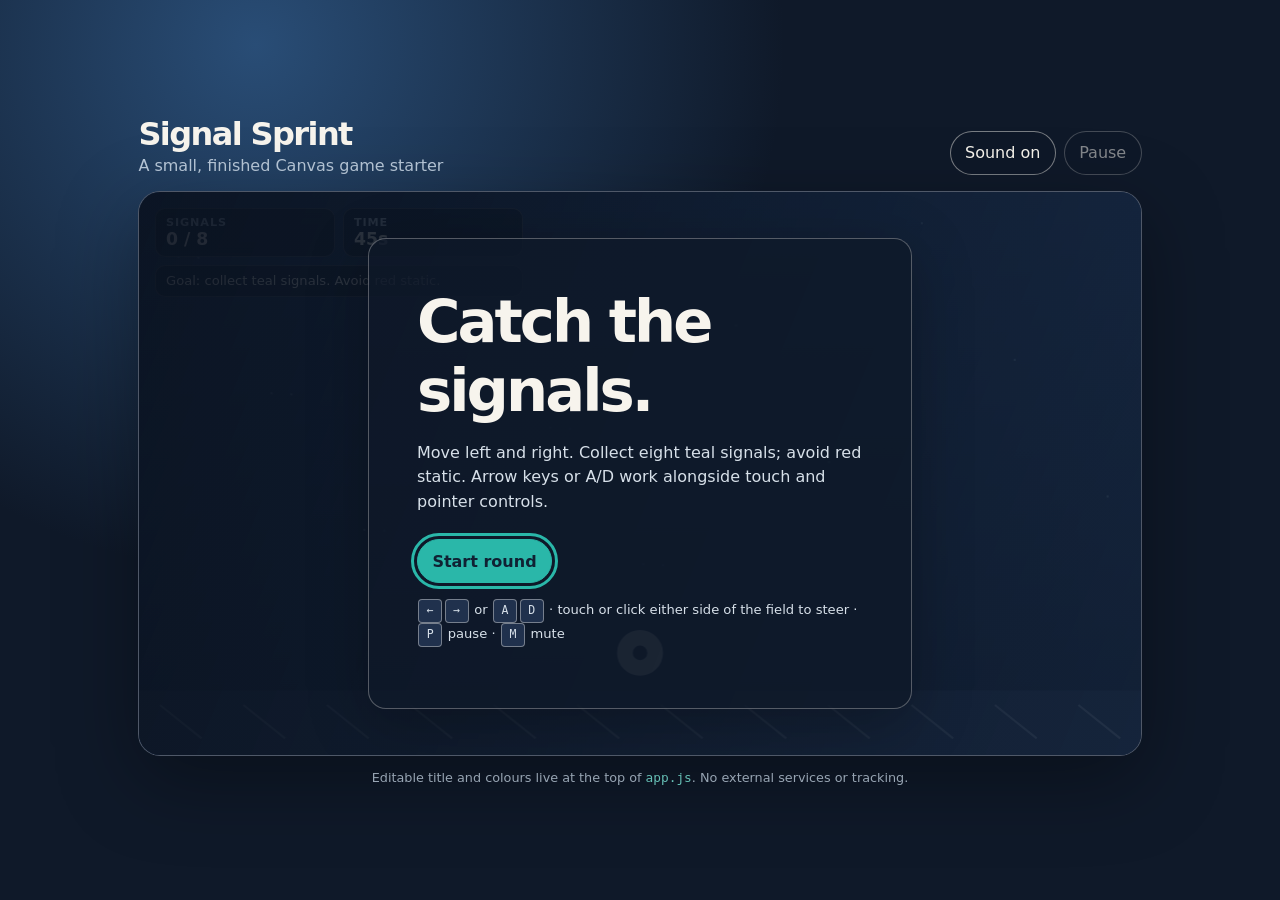
<file: assets/starter/index.html>
<!doctype html>
<html lang="en">
  <head>
    <meta charset="utf-8">
    <meta name="viewport" content="width=device-width, initial-scale=1">
    <meta name="color-scheme" content="dark">
    <title>Signal Sprint — game starter</title>
    <link rel="stylesheet" href="style.css">
  </head>
  <body>
    <main class="game-shell" aria-labelledby="game-title">
      <header class="masthead">
        <div>
          <h1 id="game-title" data-title>Signal Sprint</h1>
          <p data-subtitle>A small, finished Canvas game starter</p>
        </div>
        <div class="utilities" aria-label="Game utilities">
          <button type="button" data-mute aria-pressed="false" disabled>Sound on</button>
          <button type="button" data-pause disabled>Pause</button>
        </div>
      </header>
      <section class="playframe" aria-label="Signal Sprint game">
        <div class="hud" aria-label="Game status">
          <div><span>Signals</span><strong data-score>0 / 8</strong></div>
          <div><span>Time</span><strong data-clock>45s</strong></div>
          <p>Goal: collect teal signals. Avoid red static.</p>
        </div>
        <canvas tabindex="0" width="960" height="540" aria-label="Game field. Move left and right to collect teal signals and avoid red static."></canvas>
        <section class="menu" role="region" aria-labelledby="menu-heading">
          <div>
            <h2 id="menu-heading" data-menu-title>Catch the signals.</h2>
            <p data-menu-copy>Loading the game. If this message remains, reload this page to try again.</p>
            <button class="primary" type="button" data-primary disabled>Start round</button>
            <p class="controls"><kbd>←</kbd><kbd>→</kbd> or <kbd>A</kbd><kbd>D</kbd> · touch or click either side of the field to steer · <kbd>P</kbd> pause · <kbd>M</kbd> mute</p>
          </div>
        </section>
      </section>
      <p class="sr-only" data-live aria-live="polite">Ready.</p>
      <footer>Editable title and colours live at the top of <code>app.js</code>. No external services or tracking.</footer>
    </main>
    <script src="game-core.js"></script>
    <script src="app.js"></script>
  </body>
</html>
</file>
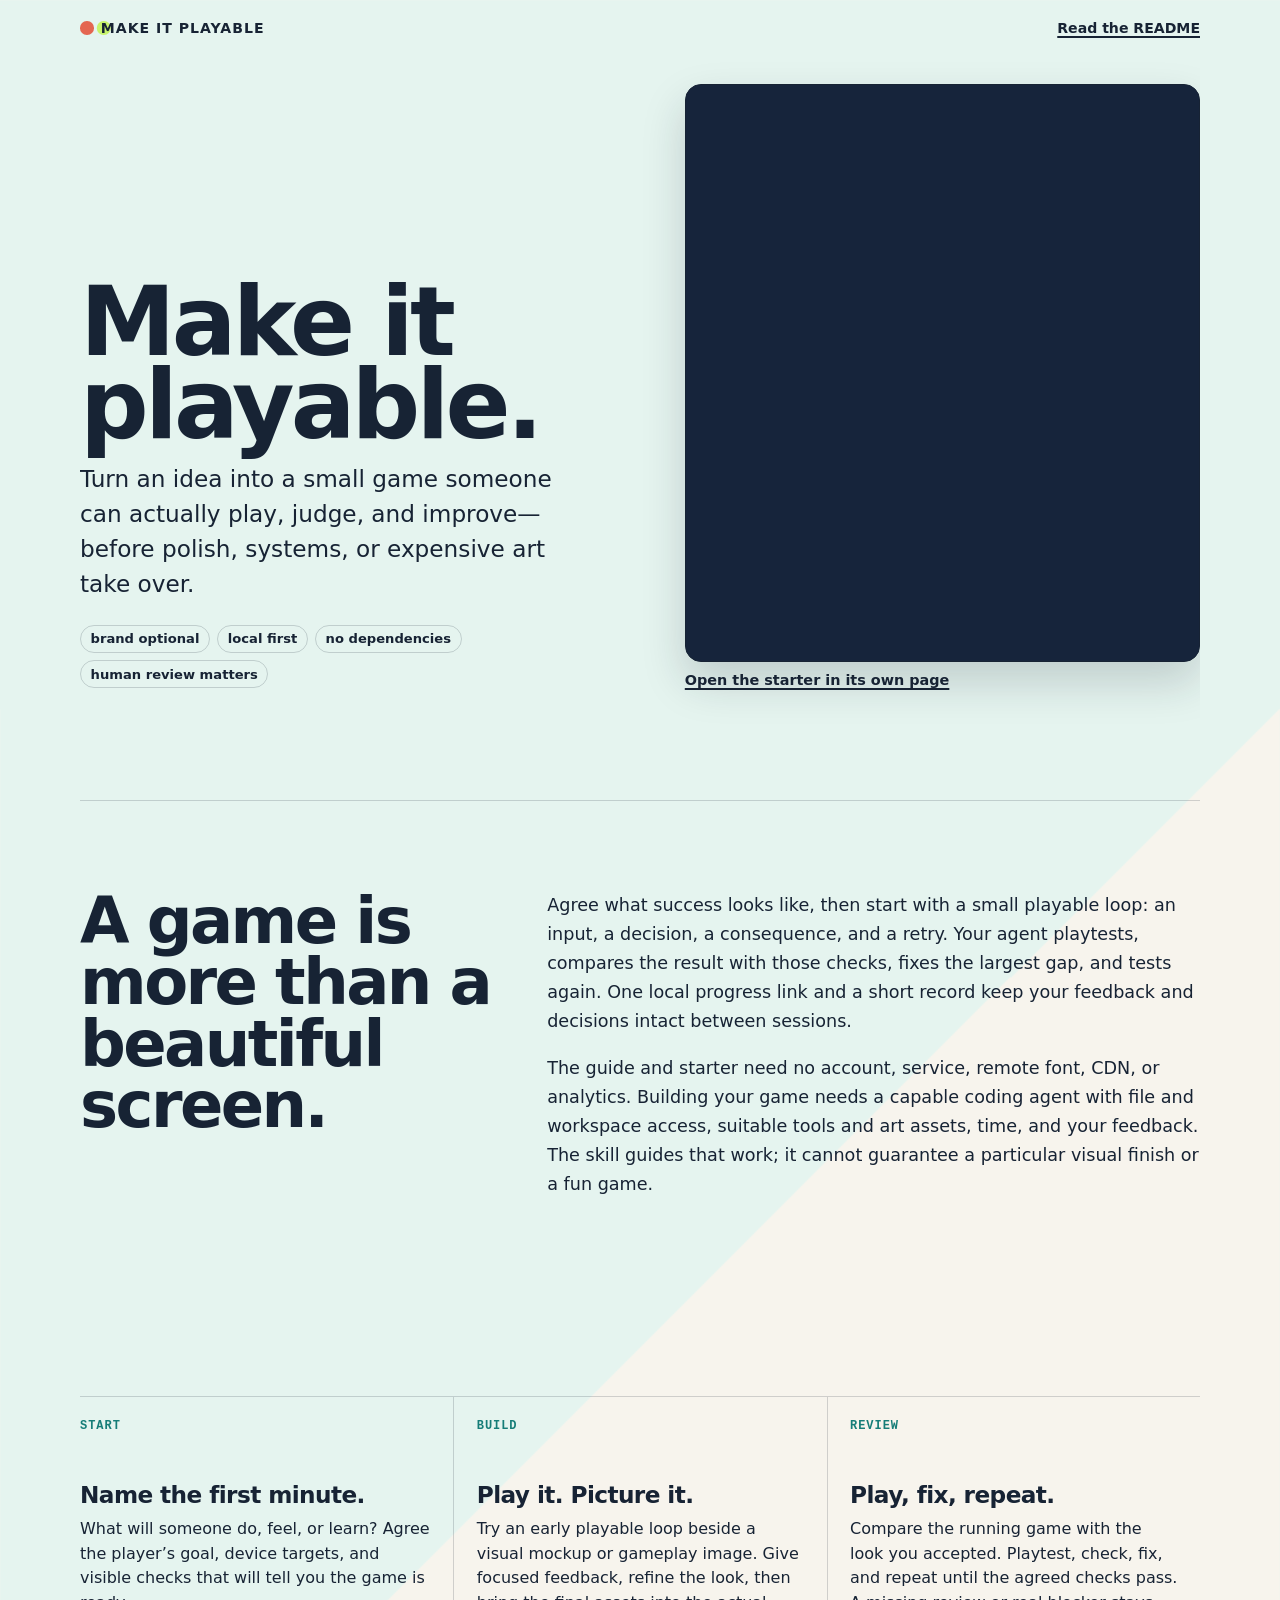
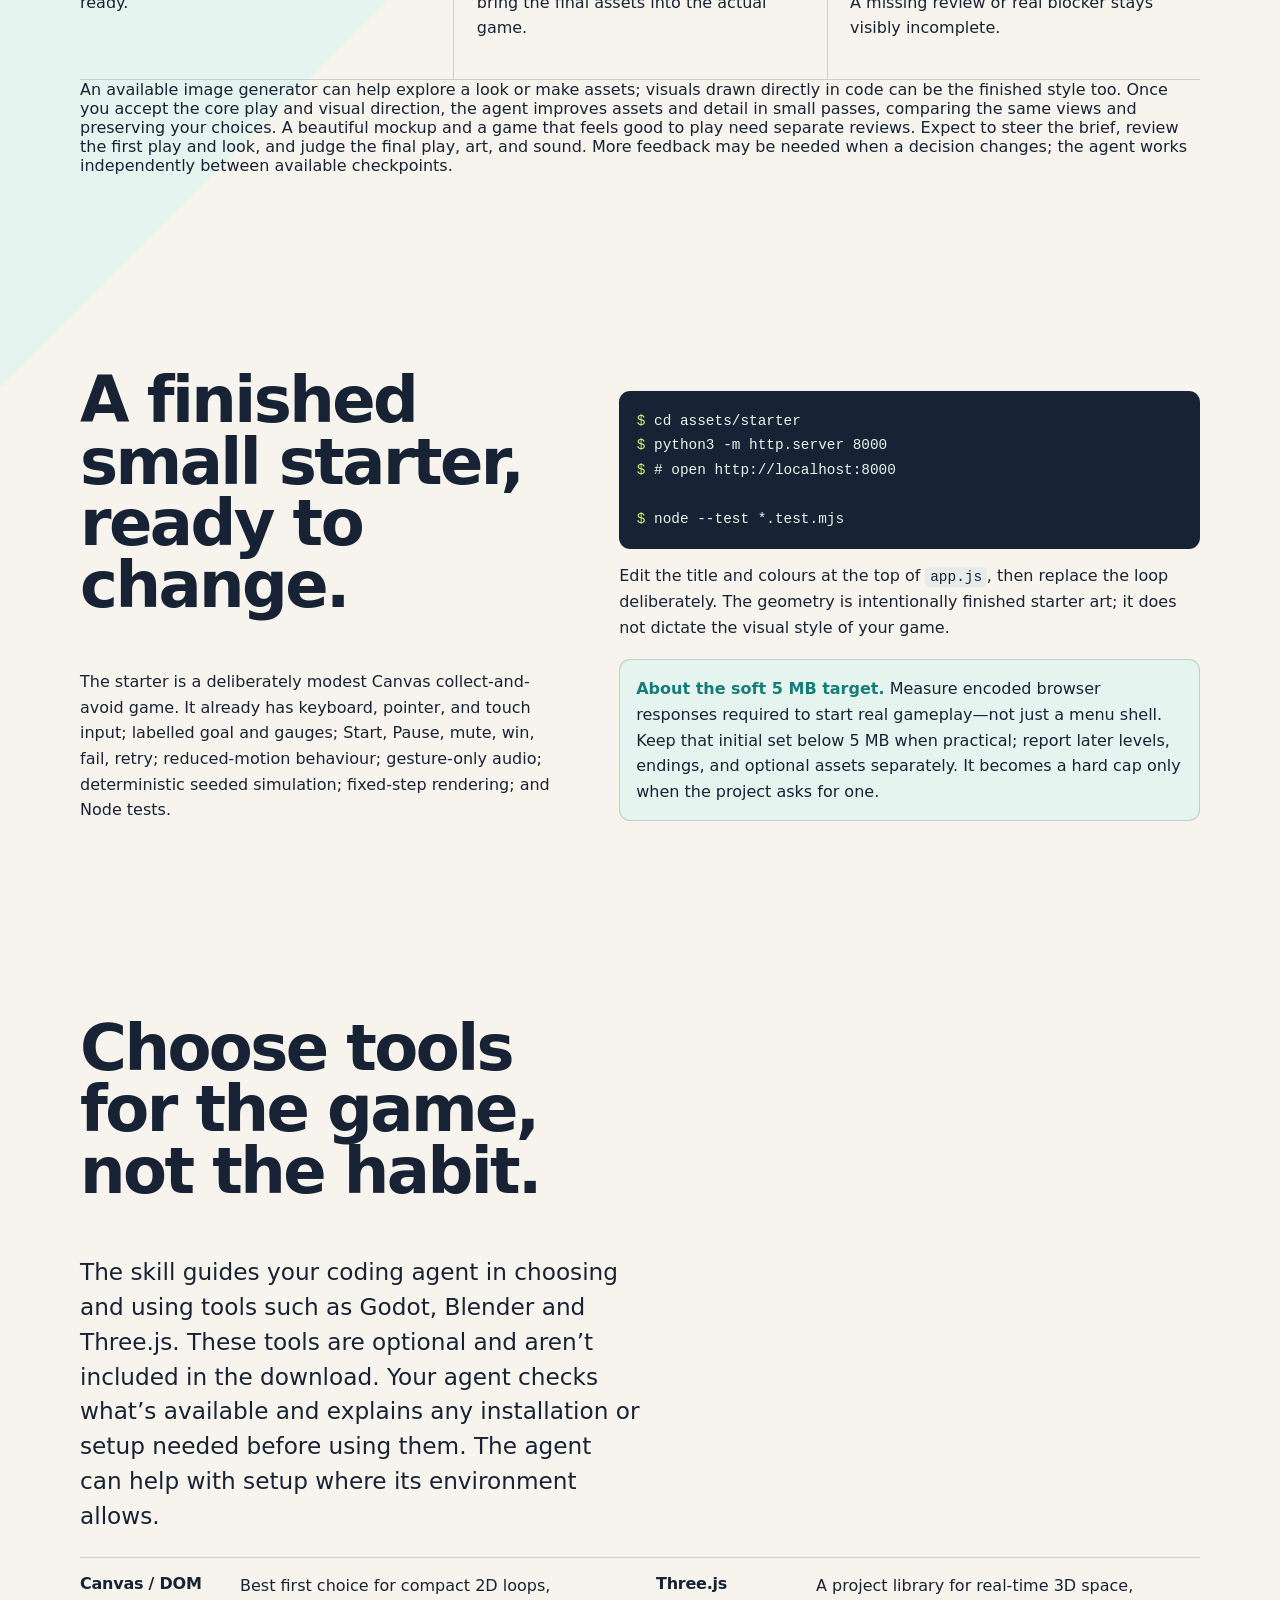
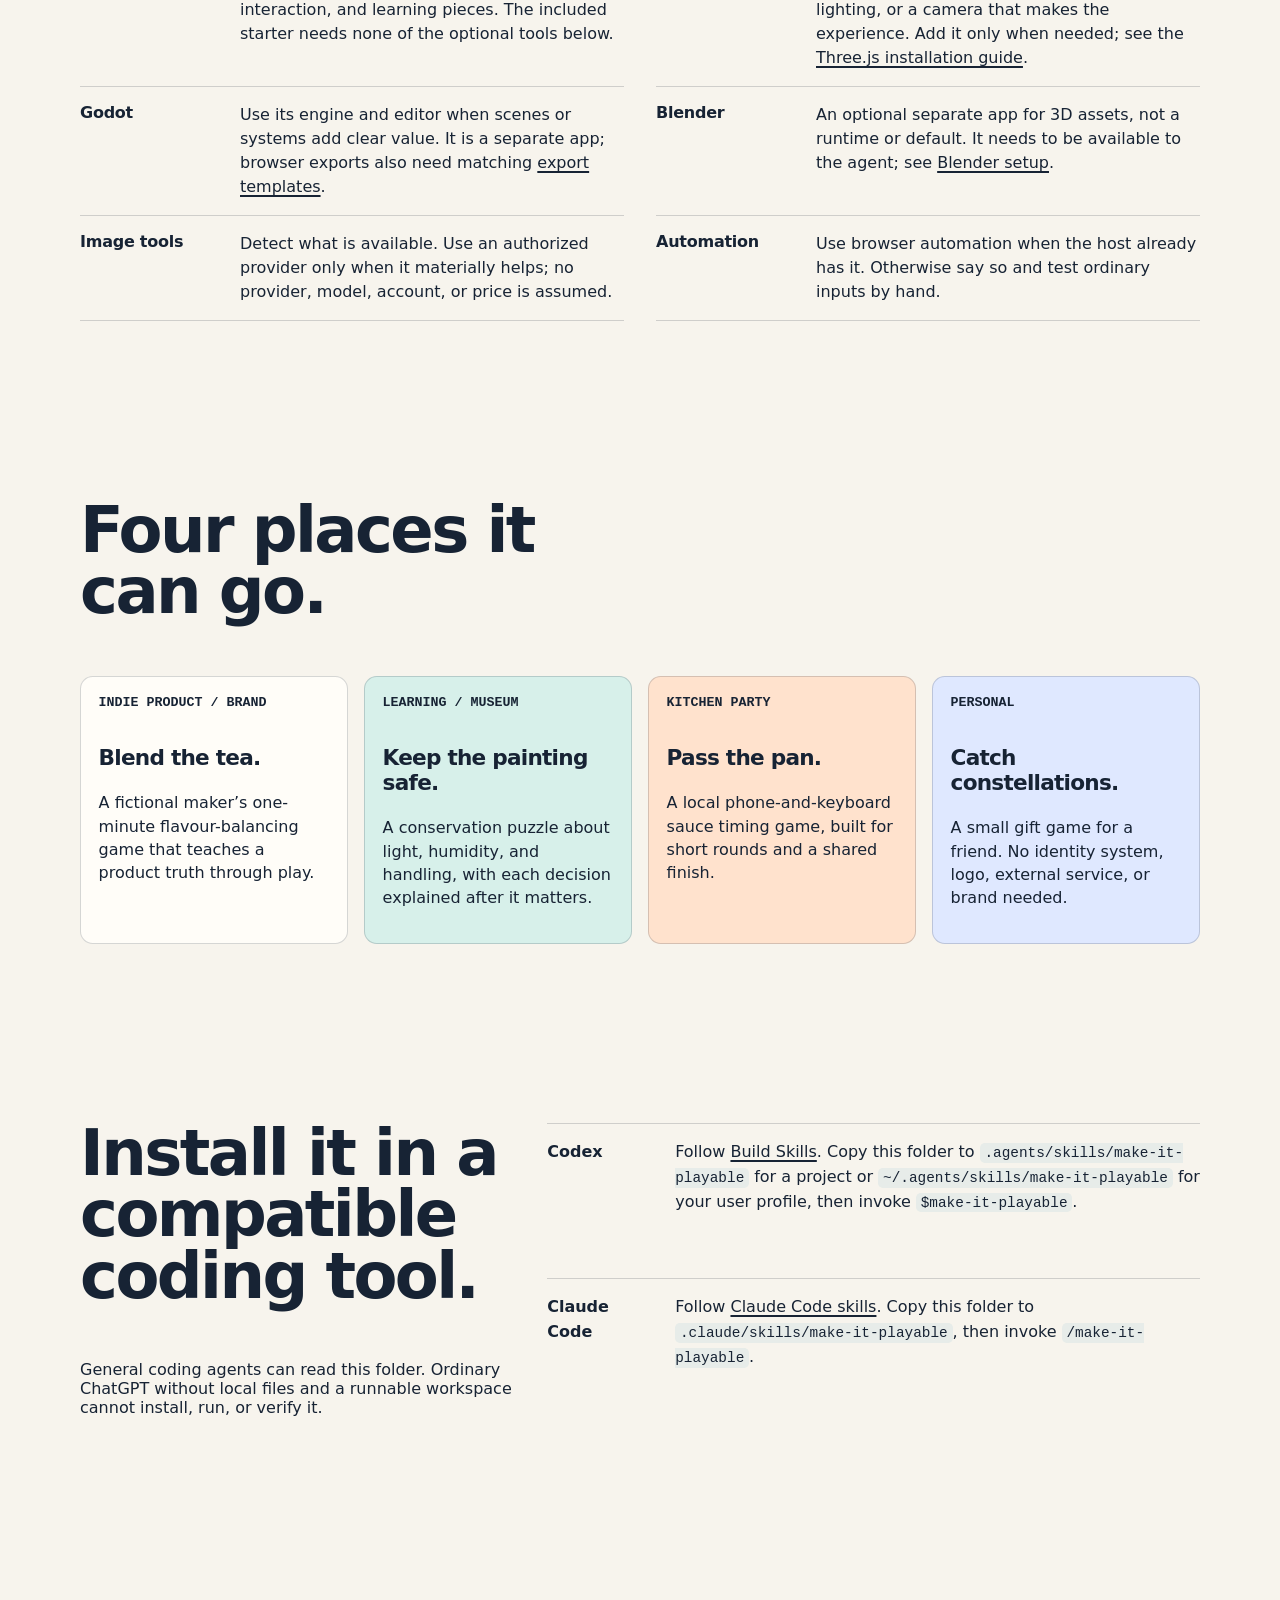
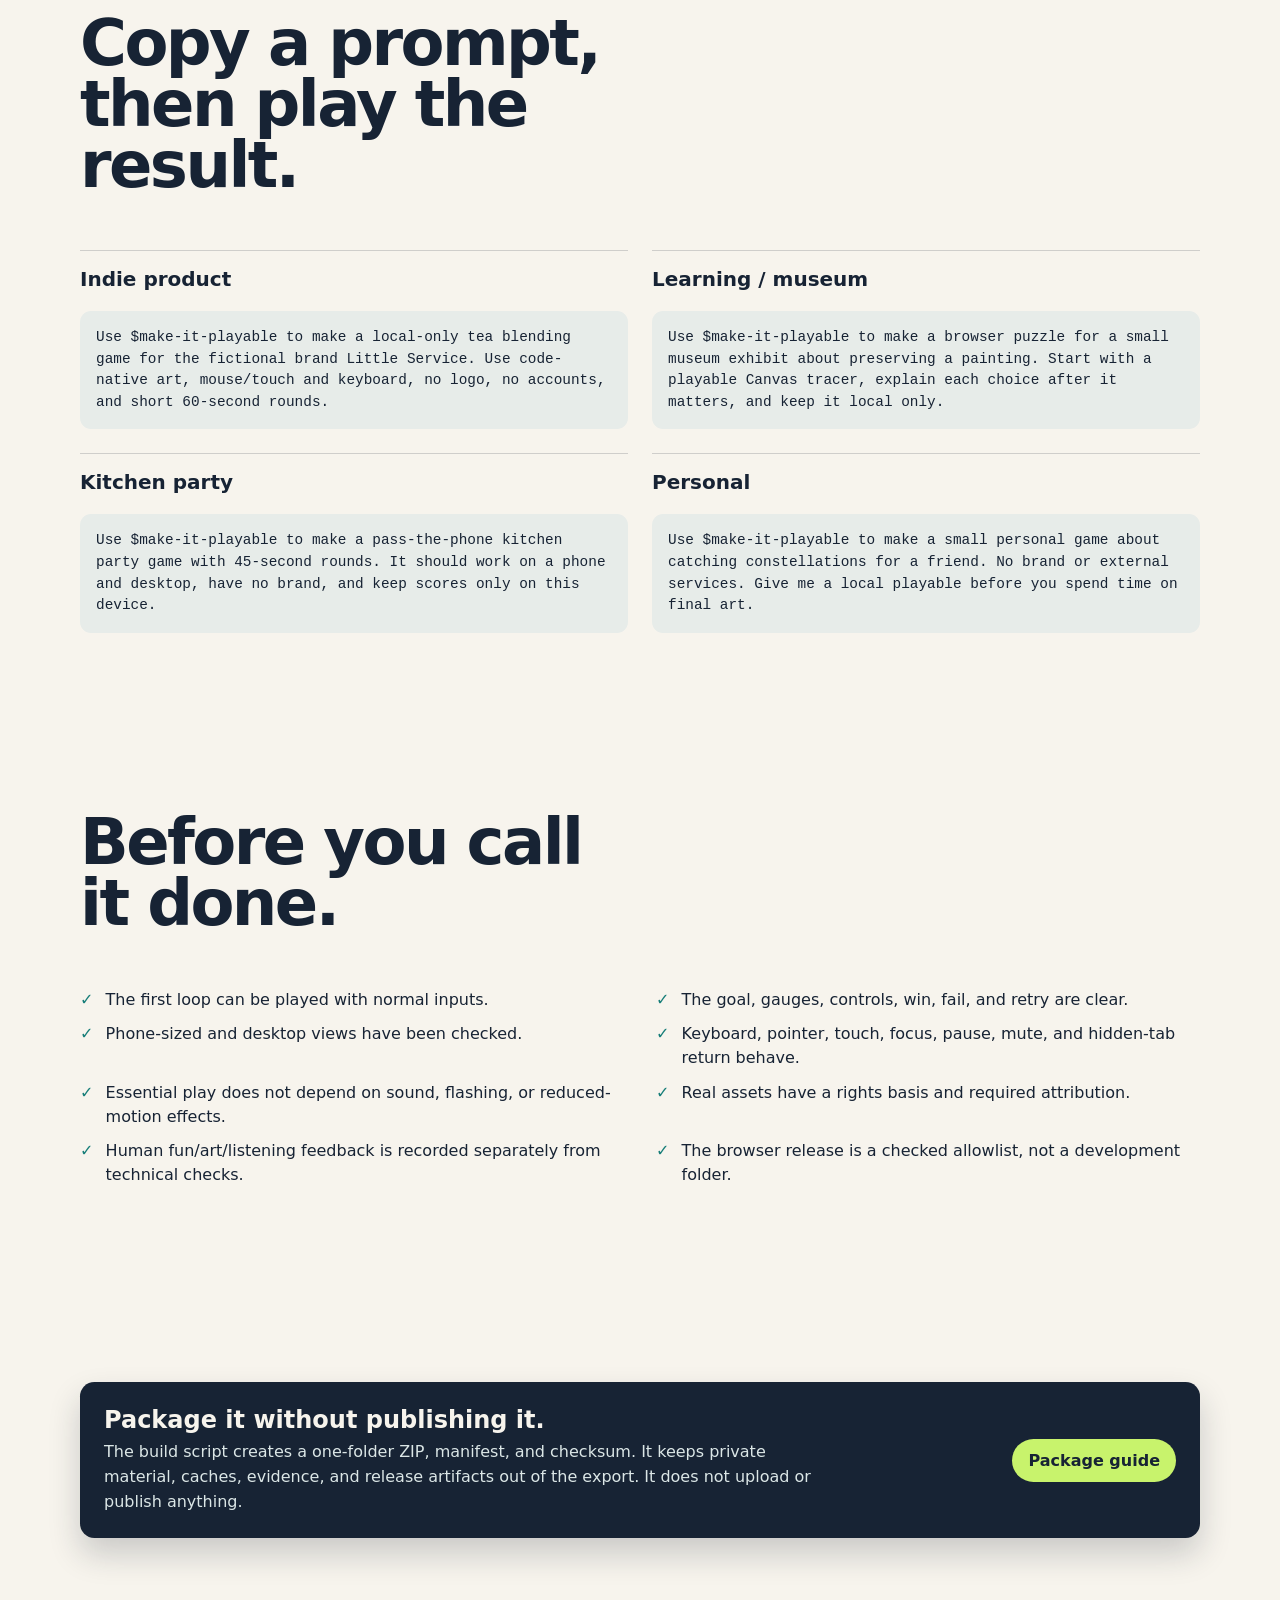
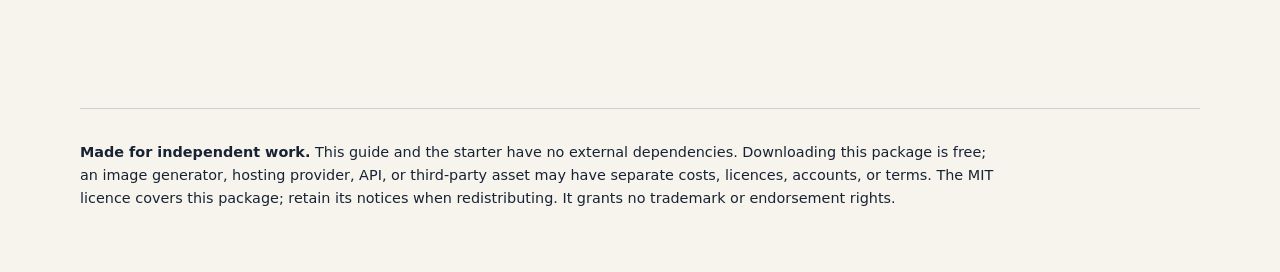
<file: START-HERE.html>
<!doctype html>
<html lang="en">
  <head>
    <meta charset="utf-8">
    <meta name="viewport" content="width=device-width, initial-scale=1">
    <title>Make It Playable — start here</title>
    <style>
      :root { --ink:#172334; --paper:#f7f4ed; --sea:#167d78; --lime:#c8f36c; --coral:#e46651; --line:rgba(23,35,52,.18); font-family:ui-rounded,"Avenir Next",system-ui,sans-serif; color:var(--ink); background:var(--paper); }
      * { box-sizing:border-box; } html { scrollbar-color:var(--sea) var(--paper); } ::selection { color:var(--paper); background:var(--sea); } body { margin:0; background:linear-gradient(135deg,#e5f4ef 0 25%,transparent 25% 100%),var(--paper); } a { color:inherit; text-decoration-thickness:2px; text-underline-offset:3px; } a:hover { color:var(--sea); } a:focus-visible,summary:focus-visible { outline:3px solid var(--coral); outline-offset:4px; border-radius:3px; } code,kbd,pre { font-family:ui-monospace,SFMono-Regular,Consolas,monospace; font-size:.9em; } code { padding:.12rem .3rem; border-radius:.3rem; background:#e7ece9; } .wrap { width:min(1120px,calc(100% - 2rem)); margin:auto; }
      header { min-height:clamp(32rem,74vh,50rem); padding:1.25rem 0 4rem; display:grid; align-content:space-between; overflow:hidden; } nav { display:flex; justify-content:space-between; align-items:center; gap:1rem; font-size:.88rem; font-weight:800; } .mark { display:inline-flex; align-items:center; gap:.45rem; letter-spacing:.07em; text-transform:uppercase; } .dot { width:.85rem; height:.85rem; border-radius:50%; background:var(--coral); box-shadow:1.05rem 0 var(--lime); } .hero { display:grid; grid-template-columns:1fr 1fr; align-items:end; gap:clamp(2rem,7vw,7rem); padding:3rem 0; } h1,h2,h3,p { margin-top:0; } h1 { max-width:8ch; margin-bottom:1rem; font-size:clamp(3.8rem,8vw,6rem); line-height:.86; letter-spacing:-.04em; } h2 { max-width:12ch; font-size:clamp(2.2rem,5vw,4.8rem); line-height:.96; letter-spacing:-.04em; } .lede { max-width:35rem; font-size:clamp(1.1rem,2vw,1.45rem); line-height:1.5; } .pills { display:flex; flex-wrap:wrap; gap:.45rem; margin-top:1.4rem; } .pill { padding:.35rem .6rem; border:1px solid var(--line); border-radius:999px; font-size:.82rem; font-weight:700; } .preview { min-height:36rem; border:1px solid var(--ink); border-radius:1rem; overflow:hidden; background:#16243b; box-shadow:0 20px 44px rgba(23,35,52,.18); } .preview iframe { display:block; width:100%; height:36rem; border:0; background:#16243b; } .open-starter { margin:.65rem 0 0; font-size:.9rem; font-weight:800; }
      main { padding-bottom:5rem; } section { padding:clamp(3rem,7vw,7rem) 0; } .intro { display:grid; grid-template-columns:.8fr 1.2fr; gap:2rem; border-top:1px solid var(--line); } .intro p { max-width:44rem; font-size:1.1rem; line-height:1.65; } .steps { display:grid; grid-template-columns:repeat(3,1fr); border-top:1px solid var(--line); border-bottom:1px solid var(--line); } .step { min-height:15rem; padding:1.4rem 1.4rem 1.4rem 0; }.step + .step { padding-left:1.4rem; border-left:1px solid var(--line); } .step h3 { margin-bottom:.55rem; font-size:1.45rem; letter-spacing:-.025em; }.step p { line-height:1.55; }.step-word { display:block; margin-bottom:3rem; color:var(--sea); font-family:ui-monospace,monospace; font-size:.75rem; font-weight:800; letter-spacing:.08em; text-transform:uppercase; }
      .starter { display:grid; grid-template-columns:.9fr 1.1fr; gap:clamp(1.5rem,5vw,5rem); align-items:start; }.starter p { line-height:1.6; } .terminal { overflow:auto; margin-top:1.3rem; padding:1.1rem; border-radius:.7rem; background:var(--ink); color:#e9f6ee; line-height:1.7; }.terminal span { color:var(--lime); }.soft-budget { margin-top:1.2rem; padding:1rem; border:1px solid var(--line); border-radius:.7rem; background:#e5f4ef; line-height:1.5; }.soft-budget strong { color:var(--sea); }
      .tool-grid { display:grid; grid-template-columns:repeat(2,1fr); gap:0 2rem; border-top:1px solid var(--line); }.tool { display:grid; grid-template-columns:9rem 1fr; gap:1rem; padding:1rem 0; border-bottom:1px solid var(--line); }.tool strong { letter-spacing:-.015em; }.tool p { margin:0; line-height:1.5; }.examples { display:grid; grid-template-columns:repeat(4,1fr); gap:1rem; }.example { min-height:14rem; padding:1.1rem; border-radius:.8rem; border:1px solid var(--line); background:#fffdf8; }.example:nth-child(2) { background:#d7f0ea; }.example:nth-child(3) { background:#ffe2cd; }.example:nth-child(4) { background:#dfe8ff; }.example small { display:block; margin-bottom:2.2rem; font-family:ui-monospace,monospace; font-weight:800; }.example h3 { font-size:1.35rem; letter-spacing:-.035em; }.example p { line-height:1.45; }
      .install { display:grid; grid-template-columns:.8fr 1.2fr; gap:2rem; }.install table { width:100%; border-collapse:collapse; }.install th,.install td { padding:1rem 0; text-align:left; vertical-align:top; border-top:1px solid var(--line); line-height:1.55; }.install th { width:8rem; padding-right:1rem; }.prompts { display:grid; grid-template-columns:repeat(2,1fr); gap:1.5rem; }.prompt { padding-top:1rem; border-top:1px solid var(--line); }.prompt h3 { font-size:1.25rem; }.prompt pre { margin:0; padding:1rem; overflow:auto; border-radius:.7rem; background:#e7ece9; white-space:pre-wrap; line-height:1.5; }.checklist { display:grid; grid-template-columns:repeat(2,1fr); gap:.65rem 2rem; padding:0; list-style:none; }.checklist li { padding-left:1.6rem; position:relative; line-height:1.5; }.checklist li:before { content:"✓"; position:absolute; left:0; color:var(--sea); font-weight:900; }.callout { display:grid; grid-template-columns:1fr auto; gap:2rem; align-items:center; padding:1.5rem; border-radius:.9rem; background:var(--ink); color:var(--paper); box-shadow:0 16px 32px rgba(23,35,52,.2); }.callout h3 { margin:0 0 .35rem; font-size:1.5rem; }.callout p { max-width:46rem; margin:0; color:#dbe6e6; line-height:1.55; }.callout a { display:inline-block; padding:.75rem 1rem; border-radius:999px; background:var(--lime); color:var(--ink); font-weight:900; text-decoration:none; white-space:nowrap; }.callout a:hover { background:var(--paper); color:var(--ink); } footer { padding:2rem 0 3rem; border-top:1px solid var(--line); font-size:.9rem; } footer p { max-width:58rem; line-height:1.6; }
      @media (max-width:780px) { .hero,.intro,.starter,.install { grid-template-columns:1fr; }.preview,.preview iframe { min-height:34rem; height:34rem; }.steps,.examples { grid-template-columns:1fr 1fr; }.callout { grid-template-columns:1fr; }.tool-grid { grid-template-columns:1fr; } } @media (max-width:520px) { .wrap { width:min(100% - 1.25rem,1120px); }.steps,.examples,.prompts,.checklist { grid-template-columns:1fr; }.step { min-height:0; padding:1.25rem 0; }.step + .step { padding-left:0; border-left:0; border-top:1px solid var(--line); }.step-word { margin-bottom:1.5rem; }.tool { grid-template-columns:1fr; gap:.3rem; }.install th { width:auto; }.install table,.install tbody,.install tr,.install th,.install td { display:block; }.install td { border-top:0; padding-top:0; } }
      @media (prefers-reduced-motion:reduce) { *,*::before,*::after { scroll-behavior:auto!important; transition-duration:.01ms!important; animation-duration:.01ms!important; } }
    </style>
  </head>
  <body>
    <header class="wrap">
      <nav><span class="mark"><i class="dot"></i> Make It Playable</span><a href="README.md">Read the README</a></nav>
      <div class="hero">
        <div>
          <h1>Make it playable.</h1>
          <p class="lede">Turn an idea into a small game someone can actually play, judge, and improve—before polish, systems, or expensive art take over.</p>
          <div class="pills"><span class="pill">brand optional</span><span class="pill">local first</span><span class="pill">no dependencies</span><span class="pill">human review matters</span></div>
        </div>
        <div><div class="preview"><iframe src="assets/starter/index.html" title="Live Signal Sprint starter preview" sandbox="allow-scripts"></iframe></div><p class="open-starter"><a href="assets/starter/index.html">Open the starter in its own page</a></p></div>
      </div>
    </header>
    <main class="wrap">
      <section class="intro">
        <h2>A game is more than a beautiful screen.</h2>
        <div><p>Agree what success looks like, then start with a small playable loop: an input, a decision, a consequence, and a retry. Your agent playtests, compares the result with those checks, fixes the largest gap, and tests again. One local progress link and a short record keep your feedback and decisions intact between sessions.</p><p>The guide and starter need no account, service, remote font, CDN, or analytics. Building your game needs a capable coding agent with file and workspace access, suitable tools and art assets, time, and your feedback. The skill guides that work; it cannot guarantee a particular visual finish or a fun game.</p></div>
      </section>
      <section>
        <div class="steps"><article class="step"><span class="step-word">Start</span><h3>Name the first minute.</h3><p>What will someone do, feel, or learn? Agree the player’s goal, device targets, and visible checks that will tell you the game is ready.</p></article><article class="step"><span class="step-word">Build</span><h3>Play it. Picture it.</h3><p>Try an early playable loop beside a visual mockup or gameplay image. Give focused feedback, refine the look, then bring the final assets into the actual game.</p></article><article class="step"><span class="step-word">Review</span><h3>Play, fix, repeat.</h3><p>Compare the running game with the look you accepted. Playtest, check, fix, and repeat until the agreed checks pass. A missing review or real blocker stays visibly incomplete.</p></article></div>
        <p>An available image generator can help explore a look or make assets; visuals drawn directly in code can be the finished style too. Once you accept the core play and visual direction, the agent improves assets and detail in small passes, comparing the same views and preserving your choices. A beautiful mockup and a game that feels good to play need separate reviews. Expect to steer the brief, review the first play and look, and judge the final play, art, and sound. More feedback may be needed when a decision changes; the agent works independently between available checkpoints.</p>
      </section>
      <section class="starter">
        <div><h2>A finished small starter, ready to change.</h2><p>The starter is a deliberately modest Canvas collect-and-avoid game. It already has keyboard, pointer, and touch input; labelled goal and gauges; Start, Pause, mute, win, fail, retry; reduced-motion behaviour; gesture-only audio; deterministic seeded simulation; fixed-step rendering; and Node tests.</p></div>
        <div><pre class="terminal"><span>$</span> cd assets/starter
<span>$</span> python3 -m http.server 8000
<span>$</span> # open http://localhost:8000

<span>$</span> node --test *.test.mjs</pre><p>Edit the title and colours at the top of <code>app.js</code>, then replace the loop deliberately. The geometry is intentionally finished starter art; it does not dictate the visual style of your game.</p><p class="soft-budget"><strong>About the soft 5 MB target.</strong> Measure encoded browser responses required to start real gameplay—not just a menu shell. Keep that initial set below 5 MB when practical; report later levels, endings, and optional assets separately. It becomes a hard cap only when the project asks for one.</p></div>
      </section>
      <section>
        <h2>Choose tools for the game, not the habit.</h2>
        <p class="lede">The skill guides your coding agent in choosing and using tools such as Godot, Blender and Three.js. These tools are optional and aren’t included in the download. Your agent checks what’s available and explains any installation or setup needed before using them. The agent can help with setup where its environment allows.</p>
        <div class="tool-grid"><article class="tool"><strong>Canvas / DOM</strong><p>Best first choice for compact 2D loops, interaction, and learning pieces. The included starter needs none of the optional tools below.</p></article><article class="tool"><strong>Three.js</strong><p>A project library for real-time 3D space, lighting, or a camera that makes the experience. Add it only when needed; see the <a href="https://threejs.org/manual/pages/installation.html">Three.js installation guide</a>.</p></article><article class="tool"><strong>Godot</strong><p>Use its engine and editor when scenes or systems add clear value. It is a separate app; browser exports also need matching <a href="https://docs.godotengine.org/en/stable/tutorials/export/exporting_projects.html">export templates</a>.</p></article><article class="tool"><strong>Blender</strong><p>An optional separate app for 3D assets, not a runtime or default. It needs to be available to the agent; see <a href="https://docs.blender.org/manual/en/latest/advanced/command_line/launch/windows.html">Blender setup</a>.</p></article><article class="tool"><strong>Image tools</strong><p>Detect what is available. Use an authorized provider only when it materially helps; no provider, model, account, or price is assumed.</p></article><article class="tool"><strong>Automation</strong><p>Use browser automation when the host already has it. Otherwise say so and test ordinary inputs by hand.</p></article></div>
      </section>
      <section>
        <h2>Four places it can go.</h2>
        <div class="examples"><article class="example"><small>INDIE PRODUCT / BRAND</small><h3>Blend the tea.</h3><p>A fictional maker’s one-minute flavour-balancing game that teaches a product truth through play.</p></article><article class="example"><small>LEARNING / MUSEUM</small><h3>Keep the painting safe.</h3><p>A conservation puzzle about light, humidity, and handling, with each decision explained after it matters.</p></article><article class="example"><small>KITCHEN PARTY</small><h3>Pass the pan.</h3><p>A local phone-and-keyboard sauce timing game, built for short rounds and a shared finish.</p></article><article class="example"><small>PERSONAL</small><h3>Catch constellations.</h3><p>A small gift game for a friend. No identity system, logo, external service, or brand needed.</p></article></div>
      </section>
      <section class="install">
        <div><h2>Install it in a compatible coding tool.</h2><p>General coding agents can read this folder. Ordinary ChatGPT without local files and a runnable workspace cannot install, run, or verify it.</p></div>
        <table><tbody><tr><th>Codex</th><td>Follow <a href="https://learn.chatgpt.com/docs/build-skills">Build Skills</a>. Copy this folder to <code>.agents/skills/make-it-playable</code> for a project or <code>~/.agents/skills/make-it-playable</code> for your user profile, then invoke <code>$make-it-playable</code>.</td></tr><tr><th>Claude Code</th><td>Follow <a href="https://code.claude.com/docs/en/skills">Claude Code skills</a>. Copy this folder to <code>.claude/skills/make-it-playable</code>, then invoke <code>/make-it-playable</code>.</td></tr></tbody></table>
      </section>
      <section>
        <h2>Copy a prompt, then play the result.</h2>
        <div class="prompts"><article class="prompt"><h3>Indie product</h3><pre>Use $make-it-playable to make a local-only tea blending game for the fictional brand Little Service. Use code-native art, mouse/touch and keyboard, no logo, no accounts, and short 60-second rounds.</pre></article><article class="prompt"><h3>Learning / museum</h3><pre>Use $make-it-playable to make a browser puzzle for a small museum exhibit about preserving a painting. Start with a playable Canvas tracer, explain each choice after it matters, and keep it local only.</pre></article><article class="prompt"><h3>Kitchen party</h3><pre>Use $make-it-playable to make a pass-the-phone kitchen party game with 45-second rounds. It should work on a phone and desktop, have no brand, and keep scores only on this device.</pre></article><article class="prompt"><h3>Personal</h3><pre>Use $make-it-playable to make a small personal game about catching constellations for a friend. No brand or external services. Give me a local playable before you spend time on final art.</pre></article></div>
      </section>
      <section>
        <h2>Before you call it done.</h2>
        <ul class="checklist"><li>The first loop can be played with normal inputs.</li><li>The goal, gauges, controls, win, fail, and retry are clear.</li><li>Phone-sized and desktop views have been checked.</li><li>Keyboard, pointer, touch, focus, pause, mute, and hidden-tab return behave.</li><li>Essential play does not depend on sound, flashing, or reduced-motion effects.</li><li>Real assets have a rights basis and required attribution.</li><li>Human fun/art/listening feedback is recorded separately from technical checks.</li><li>The browser release is a checked allowlist, not a development folder.</li></ul>
      </section>
      <section><div class="callout"><div><h3>Package it without publishing it.</h3><p>The build script creates a one-folder ZIP, manifest, and checksum. It keeps private material, caches, evidence, and release artifacts out of the export. It does not upload or publish anything.</p></div><a href="README.md#package-an-export">Package guide</a></div></section>
    </main>
    <footer class="wrap"><p><strong>Made for independent work.</strong> This guide and the starter have no external dependencies. Downloading this package is free; an image generator, hosting provider, API, or third-party asset may have separate costs, licences, accounts, or terms. The MIT licence covers this package; retain its notices when redistributing. It grants no trademark or endorsement rights.</p></footer>
  </body>
</html>
</file>
<file: assets/starter/style.css>
:root { color-scheme: dark; font-family: ui-rounded, "Avenir Next", system-ui, sans-serif; background: #0f1929; color: #f7f4ed; }
* { box-sizing: border-box; }
body { min-height: 100vh; margin: 0; display: grid; place-items: center; background: radial-gradient(circle at 20% 5%, #294d76, transparent 33rem), #0f1929; }
button { min-height: 44px; border: 1px solid rgba(247, 244, 237, .46); border-radius: 999px; padding: .55rem .9rem; background: rgba(15, 25, 41, .68); color: inherit; font: inherit; cursor: pointer; }
button:hover { border-color: #f7f4ed; } button:focus-visible { outline: 3px solid #2ab7a9; outline-offset: 3px; } button:disabled { opacity: .5; cursor: not-allowed; }
.game-shell { width: min(100%, 1080px); padding: clamp(1rem, 3vw, 2.5rem); }
.masthead { display: flex; justify-content: space-between; align-items: end; gap: 1rem; margin-bottom: 1rem; }.masthead h1, .menu h2 { margin: 0; letter-spacing: -.05em; }.masthead p { margin: .2rem 0 0; color: #b8c8d9; }.utilities { display: flex; flex-wrap: wrap; gap: .5rem; }
.playframe { position: relative; overflow: hidden; border: 1px solid rgba(247,244,237,.25); border-radius: 22px; box-shadow: 0 24px 80px rgba(0,0,0,.35); background: #16243b; }.hud { position: absolute; z-index: 1; top: 1rem; left: 1rem; display: grid; grid-template-columns: repeat(2, minmax(5rem, 1fr)); gap: .5rem; width: min(23rem, calc(100% - 2rem)); pointer-events: none; }.hud div, .hud p { margin: 0; padding: .45rem .6rem; border: 1px solid rgba(247,244,237,.2); border-radius: 10px; background: rgba(15,25,41,.72); backdrop-filter: blur(5px); }.hud span { display: block; color: #b8c8d9; font-size: .7rem; font-weight: 700; letter-spacing: .08em; text-transform: uppercase; }.hud strong { font-size: 1.08rem; }.hud p { grid-column: 1 / -1; color: #f7f4ed; font-size: .82rem; } canvas { display: block; width: 100%; touch-action: none; }
.menu { position: absolute; z-index: 2; inset: 0; display: grid; place-items: center; padding: 1rem; background: linear-gradient(112deg, rgba(10,18,31,.92), rgba(16,30,50,.66)); }.menu[hidden] { display: none; }.menu > div { width: min(100%, 34rem); padding: clamp(1.25rem, 5vw, 3rem); border: 1px solid rgba(247,244,237,.3); border-radius: 18px; background: rgba(15,25,41,.77); box-shadow: 0 14px 60px rgba(0,0,0,.28); }.menu h2 { font-size: clamp(2rem, 5vw, 3.7rem); }.menu p { line-height: 1.55; color: #d7e0e9; }.primary { margin-top: .5rem; border-color: #2ab7a9; background: #2ab7a9; color: #102133; font-weight: 800; }.controls { margin-top: 1rem; font-size: .82rem; } kbd { display: inline-grid; min-width: 1.5rem; min-height: 1.5rem; place-items: center; margin: 0 .08rem; padding: 0 .25rem; border: 1px solid rgba(247,244,237,.4); border-radius: 4px; background: #20314d; font-family: ui-monospace, monospace; font-size: .72rem; } footer { margin-top: .9rem; color: #b8c8d9; font-size: .8rem; text-align: center; } code { color: #7ce8dc; }.sr-only { margin: 0; position: absolute; width: 1px; height: 1px; overflow: hidden; clip: rect(0,0,0,0); white-space: nowrap; }
@media (max-width: 570px) { .masthead { align-items: start; flex-direction: column; }.hud { top: .55rem; left: .55rem; width: calc(100% - 1.1rem); }.hud p { display: none; }.menu { align-items: start; }.menu > div { padding: .55rem .75rem; }.menu h2 { font-size: 1.6rem; line-height: 1; }.menu p { margin: .35rem 0; font-size: .78rem; line-height: 1.35; }.menu .primary { min-height: 40px; margin-top: .15rem; }.menu .controls { margin-top: .4rem; font-size: .6rem; line-height: 1.3; } kbd { min-width: 1.2rem; min-height: 1.2rem; font-size: .58rem; } }
@media (prefers-reduced-motion: reduce) { *, *::before, *::after { scroll-behavior: auto !important; transition-duration: .01ms !important; animation-duration: .01ms !important; } }

@media (max-width: 570px) {
  .playframe { padding-top: 70px; }
  .menu .primary { min-height: 44px; }
}
@media (max-height: 500px) and (min-width: 571px) {
  .game-shell { width: min(100%, calc((100svh - 72px) * 16 / 9)); padding: 8px; }
  .masthead { align-items: center; margin-bottom: 8px; }
  .masthead h1 { font-size: 1.1rem; }
  .masthead p, footer { display: none; }
  .menu { padding: .5rem; }
  .menu > div { padding: .65rem 1rem; }
  .menu h2 { font-size: 1.5rem; }
  .menu p { font-size: .75rem; line-height: 1.3; margin: .4rem 0; }
  .menu .controls { font-size: .65rem; }
  .primary { margin-top: 0; }
  .hud { top: .5rem; left: .5rem; }
  .hud p { display: none; }
}

canvas:focus-visible { outline: 3px solid #2ab7a9; outline-offset: -3px; }
</file>
